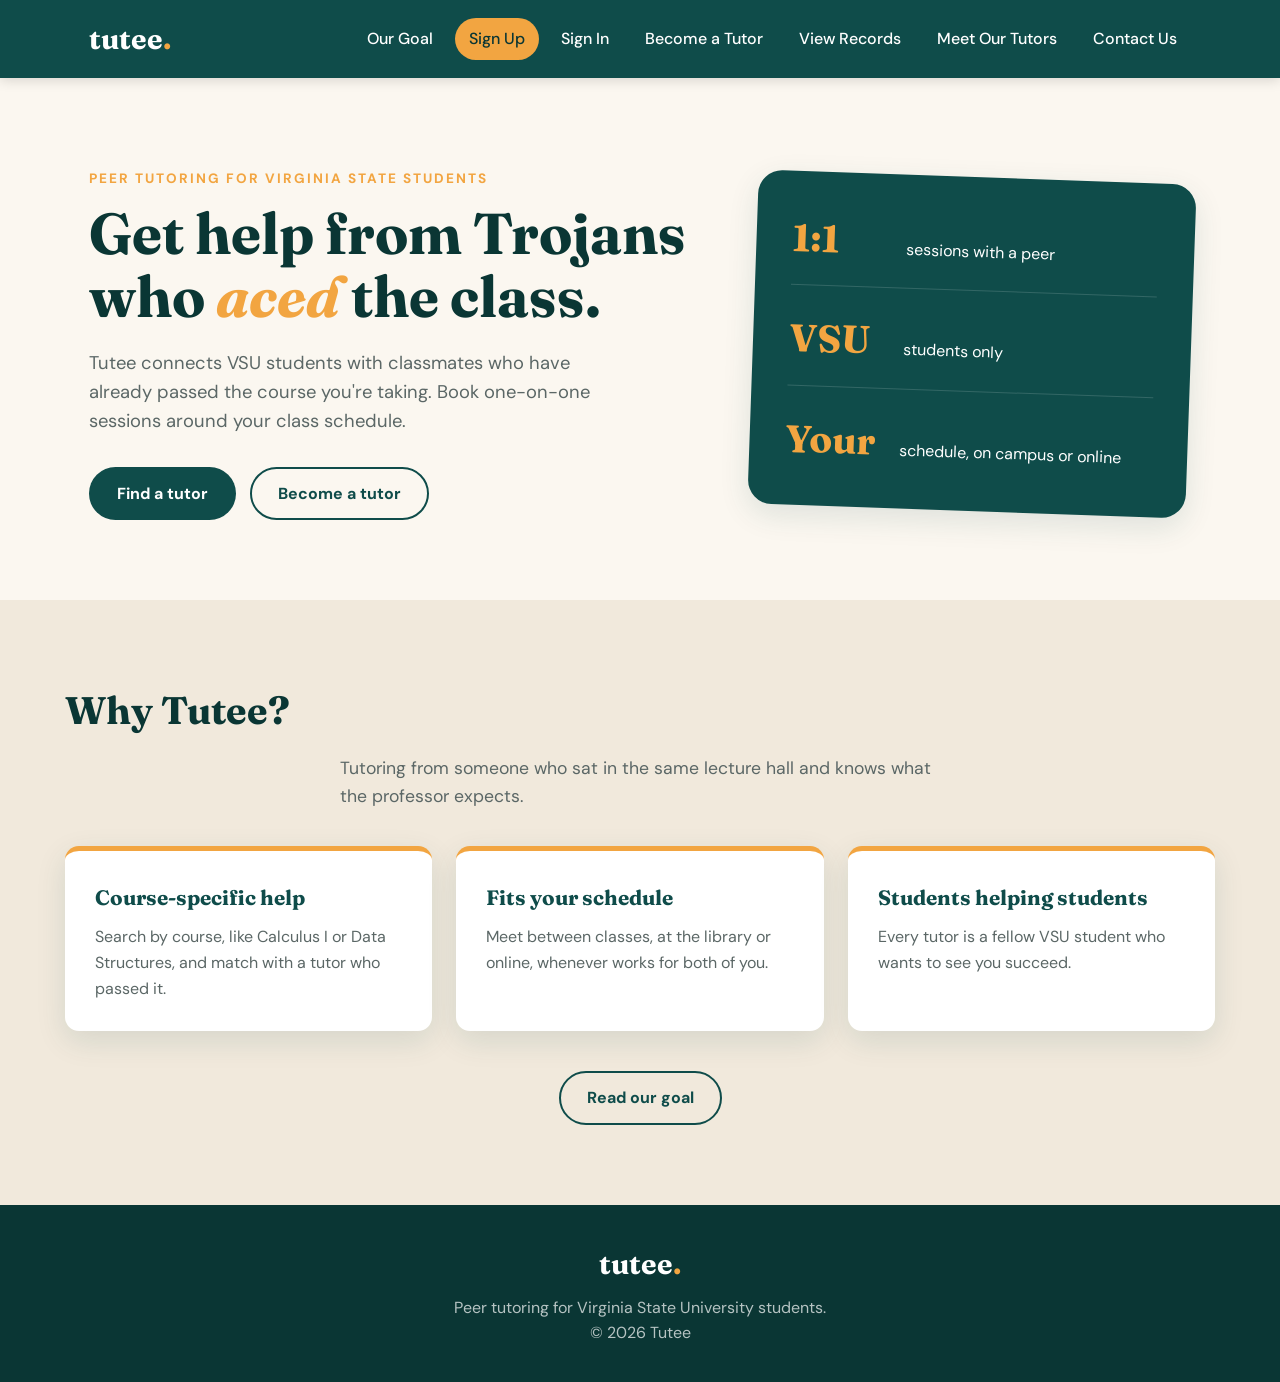
<file: index.html>
<!DOCTYPE html>
<html lang="en">
<head>
  <meta charset="UTF-8">
  <meta name="viewport" content="width=device-width, initial-scale=1.0">
  <title>Tutee | Peer Tutoring for VSU Students</title>
  <link rel="preconnect" href="https://fonts.googleapis.com">
  <link rel="preconnect" href="https://fonts.gstatic.com" crossorigin>
  <link href="https://fonts.googleapis.com/css2?family=Fraunces:wght@600;700&family=DM+Sans:wght@400;500;700&display=swap" rel="stylesheet">
  <link rel="stylesheet" href="style.css">
</head>
<body>

  <header class="site-header">
    <nav class="navbar">
      <a href="index.html" class="logo">tutee<span>.</span></a>
      <input type="checkbox" id="menu-toggle" class="menu-toggle">
      <label for="menu-toggle" class="menu-icon" aria-label="Open menu">
        <span></span><span></span><span></span>
      </label>
      <ul class="nav-links">
        <li><a href="our-goal.html">Our Goal</a></li>
        <li><a href="sign-up.html" class="nav-cta">Sign Up</a></li>
        <li><a href="sign-in.html">Sign In</a></li>
        <li><a href="become-a-tutor.html">Become a Tutor</a></li>
        <li><a href="../view_records.php">View Records</a></li>
        <li><a href="tutors.php">Meet Our Tutors</a></li>
        <li><a href="contact-us.html">Contact Us</a></li>
      </ul>
    </nav>
  </header>

  <main>
    <section class="hero">
      <div class="hero-text">
        <p class="eyebrow">Peer tutoring for Virginia State students</p>
        <h1>Get help from Trojans who <em>aced</em> the class.</h1>
        <p class="lead">Tutee connects VSU students with classmates who have already passed the course you're taking. Book one-on-one sessions around your class schedule.</p>
        <div class="hero-buttons">
          <a href="sign-up.html" class="btn btn-primary">Find a tutor</a>
          <a href="become-a-tutor.html" class="btn btn-outline">Become a tutor</a>
        </div>
      </div>
      <div class="hero-card">
        <div class="stat"><strong>1:1</strong><span>sessions with a peer</span></div>
        <div class="stat"><strong>VSU</strong><span>students only</span></div>
        <div class="stat"><strong>Your</strong><span>schedule, on campus or online</span></div>
      </div>
    </section>

    <section class="section section-alt">
      <h2>Why Tutee?</h2>
      <p class="section-intro">Tutoring from someone who sat in the same lecture hall and knows what the professor expects.</p>
      <div class="cards">
        <article class="card">
          <h3>Course-specific help</h3>
          <p>Search by course, like Calculus I or Data Structures, and match with a tutor who passed it.</p>
        </article>
        <article class="card">
          <h3>Fits your schedule</h3>
          <p>Meet between classes, at the library or online, whenever works for both of you.</p>
        </article>
        <article class="card">
          <h3>Students helping students</h3>
          <p>Every tutor is a fellow VSU student who wants to see you succeed.</p>
        </article>
      </div>
      <div class="center">
        <a href="our-goal.html" class="btn btn-outline">Read our goal</a>
      </div>
    </section>
  </main>

  <footer class="site-footer">
    <a href="index.html" class="logo">tutee<span>.</span></a>
    <p>Peer tutoring for Virginia State University students.</p>
    <p>&copy; 2026 Tutee</p>
  </footer>

</body>
</html>
</file>
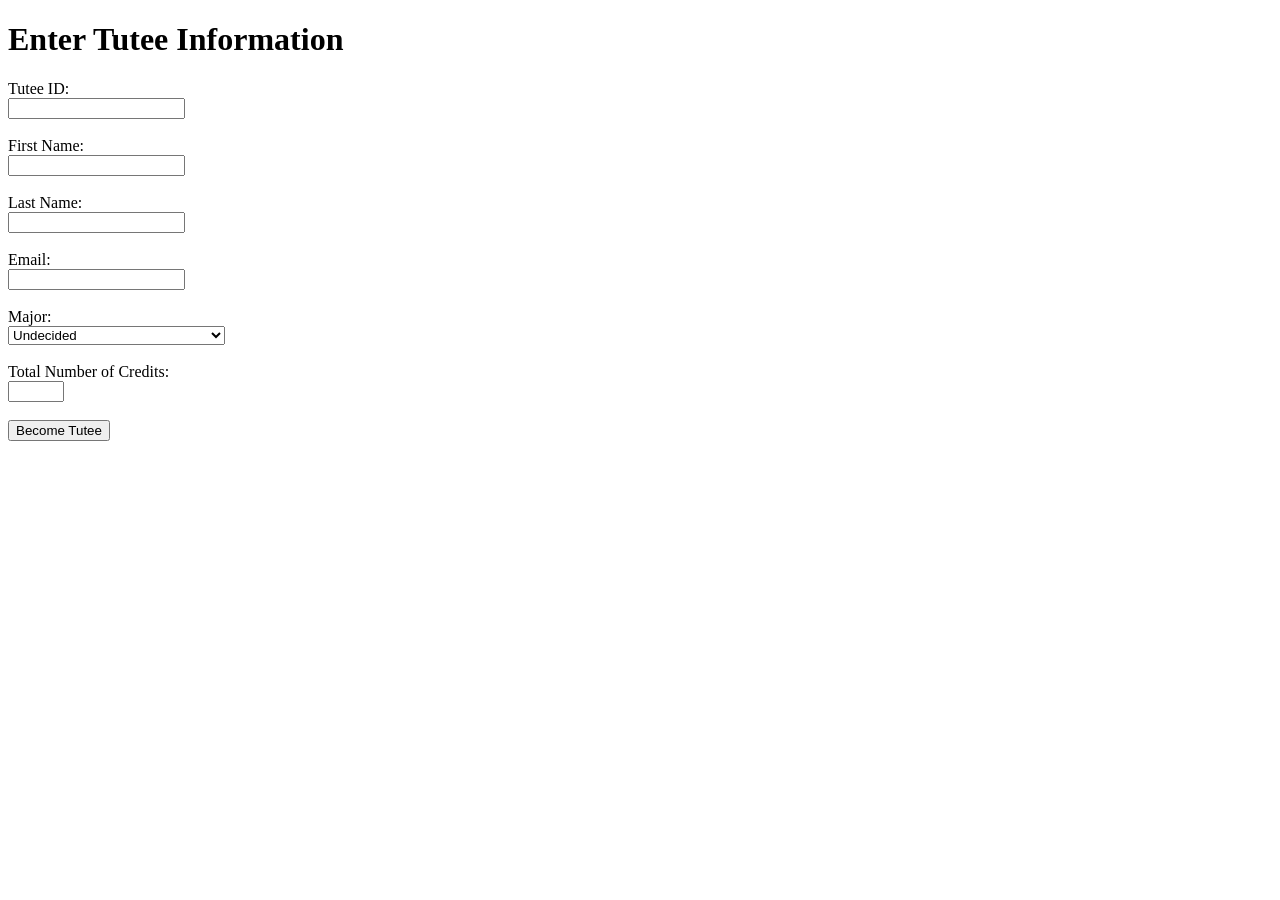
<file: add_tutee.html>
<!DOCTYPE html>
<html lang="en">
<head>
    <meta charset="UTF-8">
    <meta name="viewport" content="width=device-width, initial-scale=1.0">
    <title>Register as Tutee</title>
</head>
<body>
    <h1>Enter Tutee Information</h1>

    <form action="add_tutee.php" method="POST">
        <label>Tutee ID: </label><br>
        <input type="text" name="teId" required minlength="6" maxlength="6"><br><br>

        <label>First Name: </label><br>
        <input type="text" name="teFname" required minlength="1" maxlength="100"><br><br>

        <label>Last Name: </label><br>
        <input type="text" name="teLname" required minlength="1" maxlength="100"><br><br>

        <label>Email: </label><br>
        <input type="email" name="teEmail" required minlength="10" maxlength="100"><br><br>

        <label>Major: </label><br>
        <select name="teMajor" required>
            <option value="Undecided">Undecided</option>
            <option value="Agriculture">Agriculture</option>
            <option value="Mass Commmunications">Mass Commmunications</option>
            <option value="Computer Science">Computer Science</option>
            <option value="Elementary Education">Elementary Education</option>
            <option value="Special Education">Special Education</option>
            <option value="Innovative Technology Education">Innovative Technology Education</option>
            <option value="Health and Physical Education">Health and Physical Education</option>
            <option value="Computer Engineering">Computer Engineering</option>
            <option value="Mechanical Engineering">Mechanical Engineering</option>
            <option value="Family and Consumer Sciences">Family and Consumer Sciences</option>
            <option value="English">English</option>
            <option value="Interdisciplinary Studies">Interdisciplinary Studies</option>
            <option value="Biology">Biology</option>
            <option value="Mathematics">Mathematics</option>
            <option value="Chemistry">Chemistry</option>
            <option value="Psychology">Psychology</option>
            <option value="Criminal Justice">Criminal Justice</option>
            <option value="Social Work" >Social Work</option>
        </select><br><br>

        <label>Total Number of Credits:</label><br>
        <input type="number" name="teCredits" required min="0" max="999"> <br><br>

        <input type="submit" value="Become Tutee">


    </form>
    
</body>
</html>
</file>
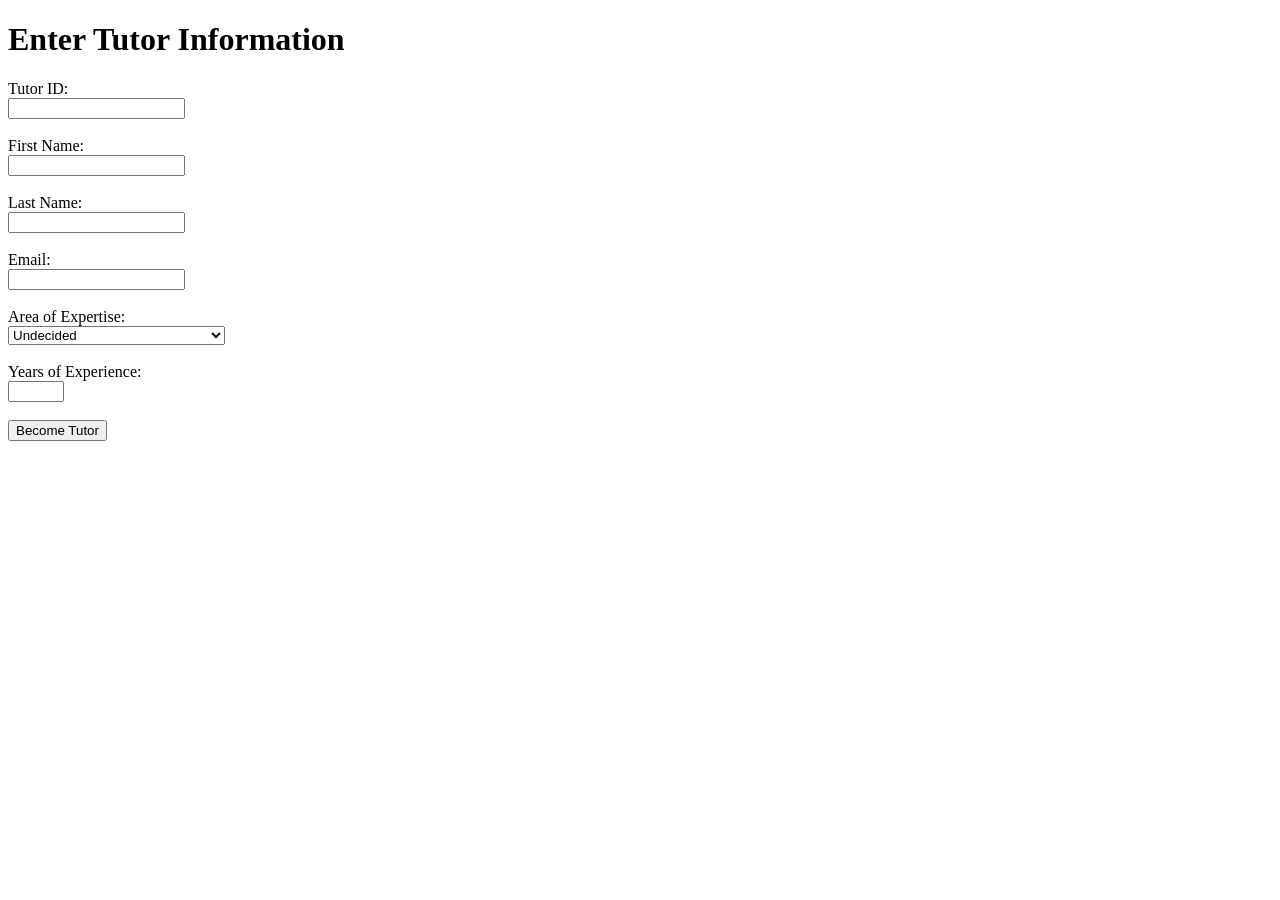
<file: add_tutor.html>
<!DOCTYPE html>
<html lang="en">
<head>
    <meta charset="UTF-8">
    <meta name="viewport" content="width=device-width, initial-scale=1.0">
    <title>Register as Tutor</title>
</head>
<body>
    <h1>Enter Tutor Information</h1>

    <form action="add_tutor.php" method="POST">
        <label>Tutor ID: </label><br>
        <input type="text" name="trId" required minlength="6" maxlength="6"><br><br>

        <label>First Name: </label><br>
        <input type="text" name="trFname" required minlength="1" maxlength="100"><br><br>

        <label>Last Name: </label><br>
        <input type="text" name="trLname" required minlength="1" maxlength="100"><br><br>

        <label>Email: </label><br>
        <input type="email" name="trEmail" required minlength="10" maxlength="100"><br><br>

        <label>Area of Expertise: </label><br>
        <select name="trExpert" required>
            <option value="Undecided">Undecided</option>
            <option value="Agriculture">Agriculture</option>
            <option value="Mass Commmunications">Mass Commmunications</option>
            <option value="Computer Science">Computer Science</option>
            <option value="Elementary Education">Elementary Education</option>
            <option value="Special Education">Special Education</option>
            <option value="Innovative Technology Education">Innovative Technology Education</option>
            <option value="Health and Physical Education">Health and Physical Education</option>
            <option value="Computer Engineering">Computer Engineering</option>
            <option value="Mechanical Engineering">Mechanical Engineering</option>
            <option value="Family and Consumer Sciences">Family and Consumer Sciences</option>
            <option value="English">English</option>
            <option value="Interdisciplinary Studies">Interdisciplinary Studies</option>
            <option value="Biology">Biology</option>
            <option value="Mathematics">Mathematics</option>
            <option value="Chemistry">Chemistry</option>
            <option value="Psychology">Psychology</option>
            <option value="Criminal Justice">Criminal Justice</option>
            <option value="Social Work" >Social Work</option>
        </select><br><br>

        <label>Years of Experience: </label><br>
        <input type="number" name="trYears" required min="1" max="999"><br><br>

        <input type="submit" value="Become Tutor">


    </form>
    
</body>
</html>
</file>
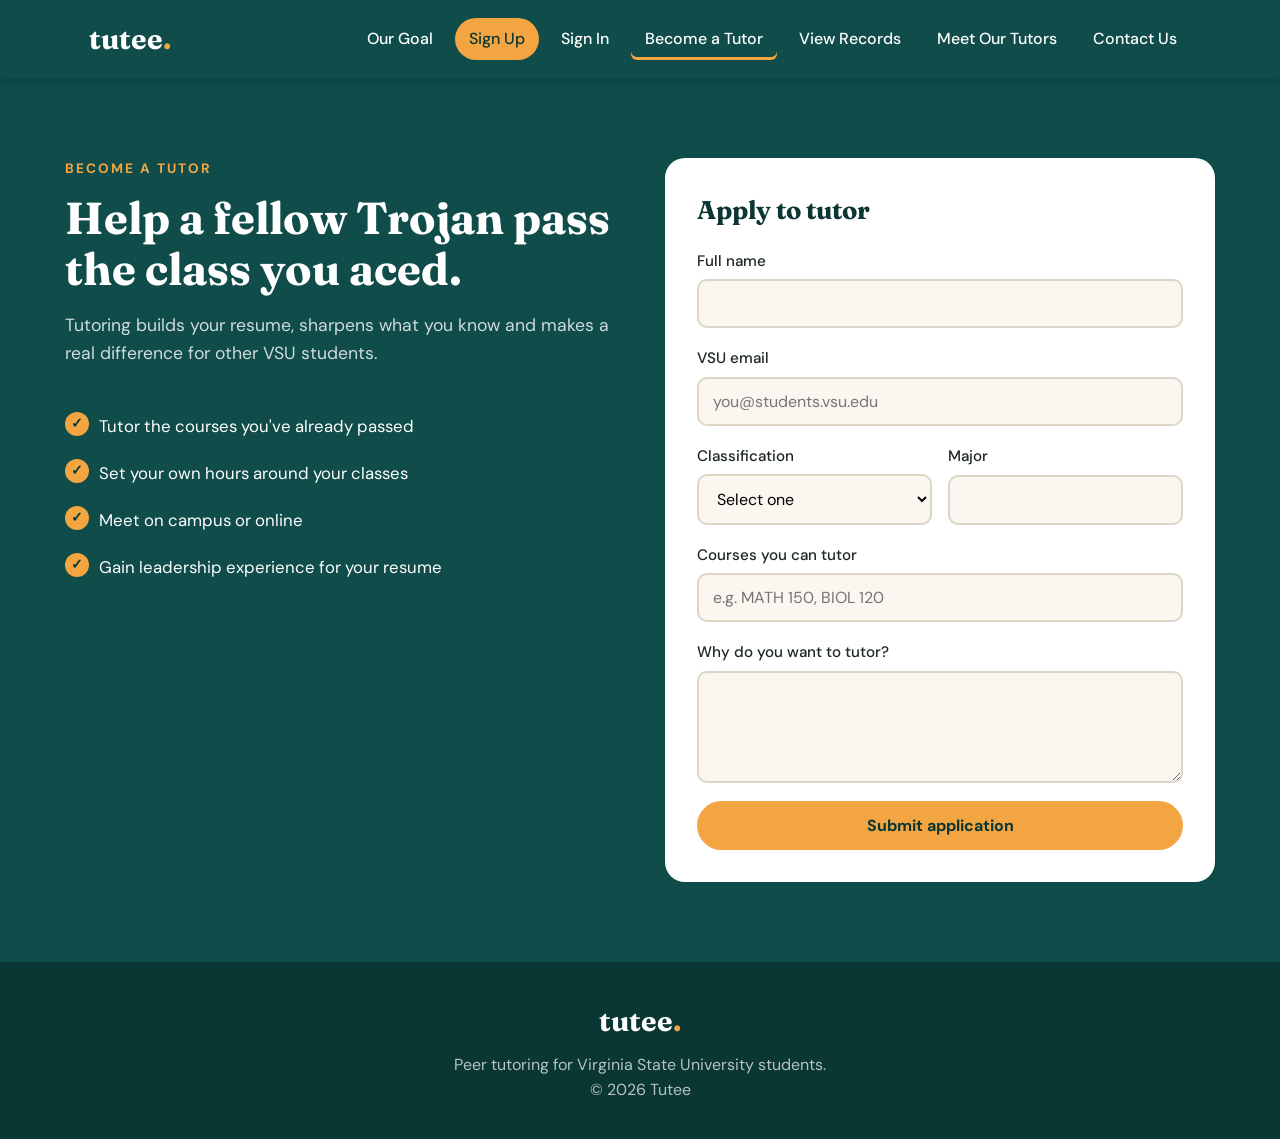
<file: become-a-tutor.html>
<!DOCTYPE html>
<html lang="en">
<head>
  <meta charset="UTF-8">
  <meta name="viewport" content="width=device-width, initial-scale=1.0">
  <title>Become a Tutor | Tutee</title>
  <link rel="preconnect" href="https://fonts.googleapis.com">
  <link rel="preconnect" href="https://fonts.gstatic.com" crossorigin>
  <link href="https://fonts.googleapis.com/css2?family=Fraunces:wght@600;700&family=DM+Sans:wght@400;500;700&display=swap" rel="stylesheet">
  <link rel="stylesheet" href="style.css">
</head>
<body>

  <header class="site-header">
    <nav class="navbar">
      <a href="index.html" class="logo">tutee<span>.</span></a>
      <input type="checkbox" id="menu-toggle" class="menu-toggle">
      <label for="menu-toggle" class="menu-icon" aria-label="Open menu">
        <span></span><span></span><span></span>
      </label>
      <ul class="nav-links">
        <li><a href="our-goal.html">Our Goal</a></li>
        <li><a href="sign-up.html" class="nav-cta">Sign Up</a></li>
        <li><a href="sign-in.html">Sign In</a></li>
        <li><a href="become-a-tutor.html" class="active">Become a Tutor</a></li>
        <li><a href="../view_records.php">View Records</a></li>
        <li><a href="tutors.php">Meet Our Tutors</a></li>
        <li><a href="contact-us.html">Contact Us</a></li>
      </ul>
    </nav>
  </header>

  <main class="section section-dark full-page">
    <div class="split">
      <div>
        <p class="eyebrow">Become a Tutor</p>
        <h1>Help a fellow Trojan pass the class you aced.</h1>
        <p class="section-intro">Tutoring builds your resume, sharpens what you know and makes a real difference for other VSU students.</p>
        <ul class="checklist">
          <li>Tutor the courses you've already passed</li>
          <li>Set your own hours around your classes</li>
          <li>Meet on campus or online</li>
          <li>Gain leadership experience for your resume</li>
        </ul>
      </div>
      <form class="form form-card">
        <h2 class="form-title">Apply to tutor</h2>
        <div class="field">
          <label for="name">Full name</label>
          <input type="text" id="name" name="name" required>
        </div>
        <div class="field">
          <label for="email">VSU email</label>
          <input type="email" id="email" name="email" placeholder="you@students.vsu.edu" required>
        </div>
        <div class="form-row">
          <div class="field">
            <label for="year">Classification</label>
            <select id="year" name="classification" required>
              <option value="">Select one</option>
              <option>Sophomore</option>
              <option>Junior</option>
              <option>Senior</option>
              <option>Graduate</option>
            </select>
          </div>
          <div class="field">
            <label for="major">Major</label>
            <input type="text" id="major" name="major">
          </div>
        </div>
        <div class="field">
          <label for="courses">Courses you can tutor</label>
          <input type="text" id="courses" name="courses" placeholder="e.g. MATH 150, BIOL 120" required>
        </div>
        <div class="field">
          <label for="about">Why do you want to tutor?</label>
          <textarea id="about" name="about" rows="4"></textarea>
        </div>
        <button type="submit" class="btn btn-accent btn-full">Submit application</button>
      </form>
    </div>
  </main>

  <footer class="site-footer">
    <a href="index.html" class="logo">tutee<span>.</span></a>
    <p>Peer tutoring for Virginia State University students.</p>
    <p>&copy; 2026 Tutee</p>
  </footer>

</body>
</html>
</file>
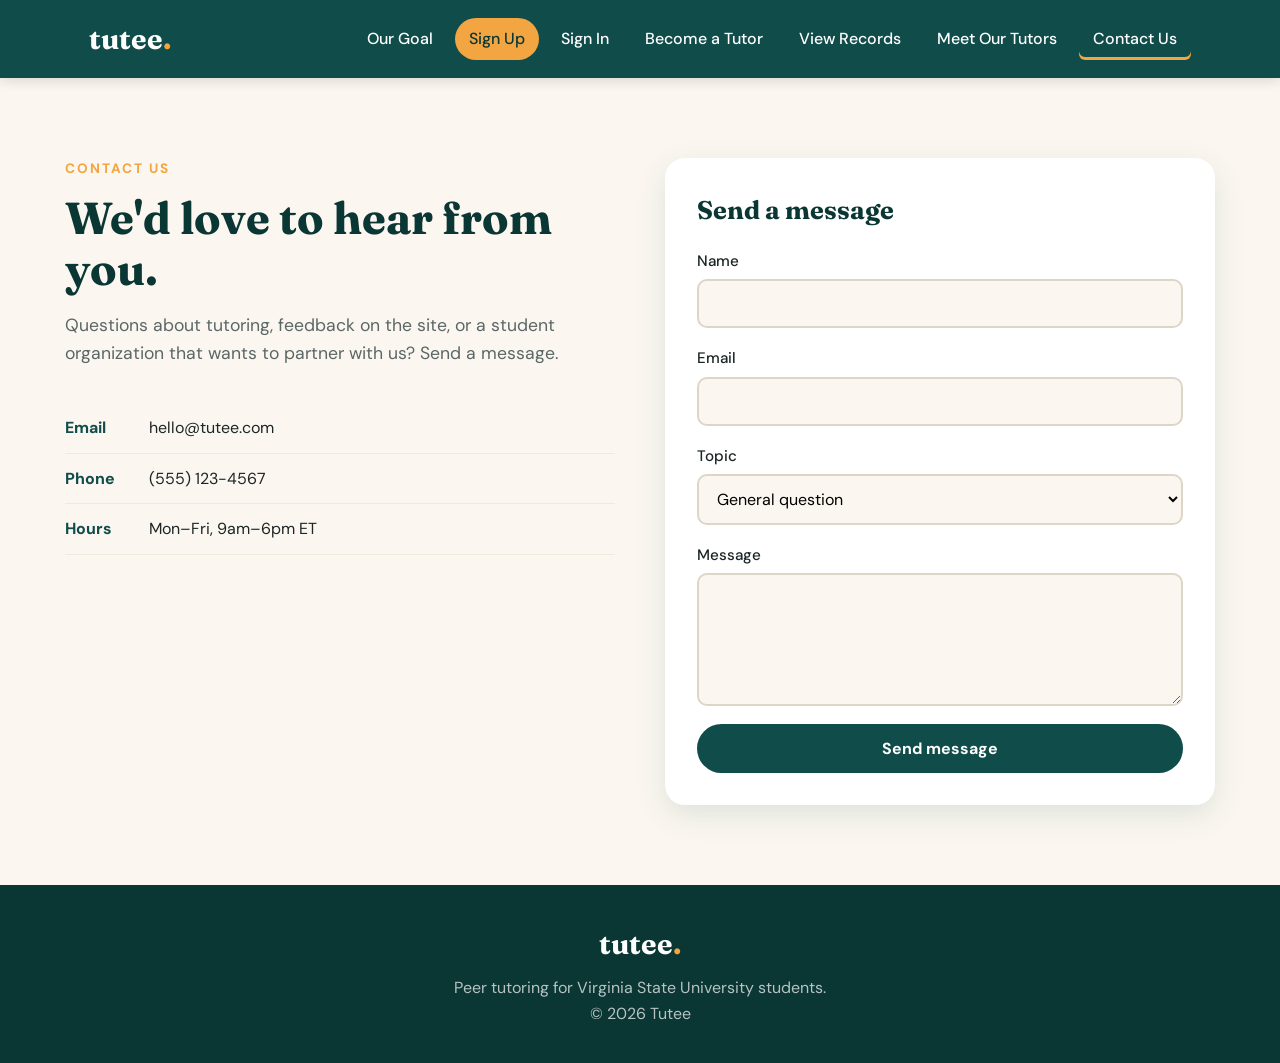
<file: contact-us.html>
<!DOCTYPE html>
<html lang="en">
<head>
  <meta charset="UTF-8">
  <meta name="viewport" content="width=device-width, initial-scale=1.0">
  <title>Contact Us | Tutee</title>
  <link rel="preconnect" href="https://fonts.googleapis.com">
  <link rel="preconnect" href="https://fonts.gstatic.com" crossorigin>
  <link href="https://fonts.googleapis.com/css2?family=Fraunces:wght@600;700&family=DM+Sans:wght@400;500;700&display=swap" rel="stylesheet">
  <link rel="stylesheet" href="style.css">
</head>
<body>

  <header class="site-header">
    <nav class="navbar">
      <a href="index.html" class="logo">tutee<span>.</span></a>
      <input type="checkbox" id="menu-toggle" class="menu-toggle">
      <label for="menu-toggle" class="menu-icon" aria-label="Open menu">
        <span></span><span></span><span></span>
      </label>
      <ul class="nav-links">
        <li><a href="our-goal.html">Our Goal</a></li>
        <li><a href="sign-up.html" class="nav-cta">Sign Up</a></li>
        <li><a href="sign-in.html">Sign In</a></li>
        <li><a href="become-a-tutor.html">Become a Tutor</a></li>
        <li><a href="../view_records.php">View Records</a></li>
        <li><a href="tutors.php">Meet Our Tutors</a></li>
        <li><a href="contact-us.html" class="active">Contact Us</a></li>
      </ul>
    </nav>
  </header>

  <main class="section full-page">
    <div class="split">
      <div>
        <p class="eyebrow">Contact Us</p>
        <h1>We'd love to hear from you.</h1>
        <p class="section-intro">Questions about tutoring, feedback on the site, or a student organization that wants to partner with us? Send a message.</p>
        <ul class="contact-info">
          <li><strong>Email</strong> hello@tutee.com</li>
          <li><strong>Phone</strong> (555) 123-4567</li>
          <li><strong>Hours</strong> Mon–Fri, 9am–6pm ET</li>
        </ul>
      </div>
      <form class="form form-card">
        <h2 class="form-title">Send a message</h2>
        <div class="field">
          <label for="name">Name</label>
          <input type="text" id="name" name="name" required>
        </div>
        <div class="field">
          <label for="email">Email</label>
          <input type="email" id="email" name="email" required>
        </div>
        <div class="field">
          <label for="topic">Topic</label>
          <select id="topic" name="topic">
            <option>General question</option>
            <option>Help with my account</option>
            <option>Tutor application</option>
            <option>Feedback</option>
          </select>
        </div>
        <div class="field">
          <label for="message">Message</label>
          <textarea id="message" name="message" rows="5" required></textarea>
        </div>
        <button type="submit" class="btn btn-primary btn-full">Send message</button>
      </form>
    </div>
  </main>

  <footer class="site-footer">
    <a href="index.html" class="logo">tutee<span>.</span></a>
    <p>Peer tutoring for Virginia State University students.</p>
    <p>&copy; 2026 Tutee</p>
  </footer>

</body>
</html>
</file>
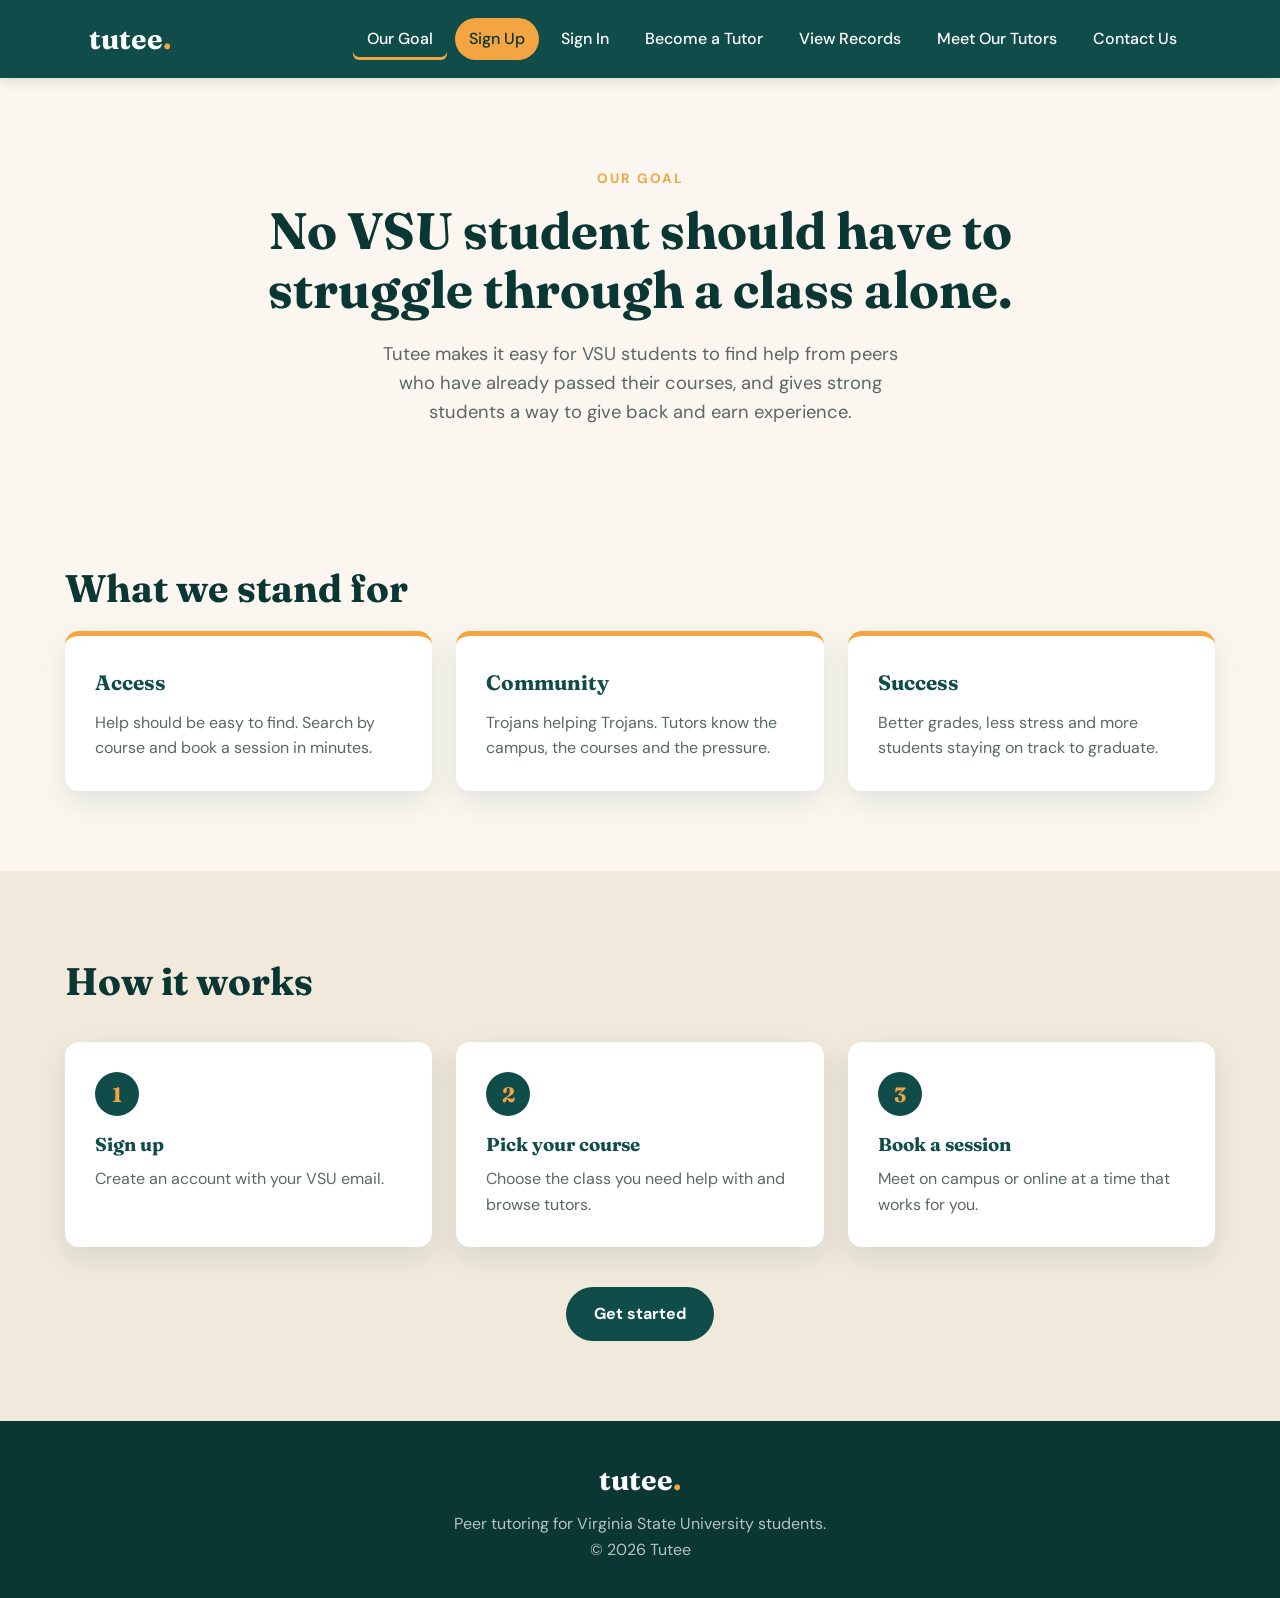
<file: our-goal.html>
<!DOCTYPE html>
<html lang="en">
<head>
  <meta charset="UTF-8">
  <meta name="viewport" content="width=device-width, initial-scale=1.0">
  <title>Our Goal | Tutee</title>
  <link rel="preconnect" href="https://fonts.googleapis.com">
  <link rel="preconnect" href="https://fonts.gstatic.com" crossorigin>
  <link href="https://fonts.googleapis.com/css2?family=Fraunces:wght@600;700&family=DM+Sans:wght@400;500;700&display=swap" rel="stylesheet">
  <link rel="stylesheet" href="style.css">
</head>
<body>

  <header class="site-header">
    <nav class="navbar">
      <a href="index.html" class="logo">tutee<span>.</span></a>
      <input type="checkbox" id="menu-toggle" class="menu-toggle">
      <label for="menu-toggle" class="menu-icon" aria-label="Open menu">
        <span></span><span></span><span></span>
      </label>
      <ul class="nav-links">
        <li><a href="our-goal.html" class="active">Our Goal</a></li>
        <li><a href="sign-up.html" class="nav-cta">Sign Up</a></li>
        <li><a href="sign-in.html">Sign In</a></li>
        <li><a href="become-a-tutor.html">Become a Tutor</a></li>
        <li><a href="../view_records.php">View Records</a></li>
        <li><a href="tutors.php">Meet Our Tutors</a></li>
        <li><a href="contact-us.html">Contact Us</a></li>
      </ul>
    </nav>
  </header>

  <main>
    <section class="page-hero">
      <p class="eyebrow">Our Goal</p>
      <h1>No VSU student should have to struggle through a class alone.</h1>
      <p class="lead">Tutee makes it easy for VSU students to find help from peers who have already passed their courses, and gives strong students a way to give back and earn experience.</p>
    </section>

    <section class="section">
      <h2>What we stand for</h2>
      <div class="cards">
        <article class="card">
          <h3>Access</h3>
          <p>Help should be easy to find. Search by course and book a session in minutes.</p>
        </article>
        <article class="card">
          <h3>Community</h3>
          <p>Trojans helping Trojans. Tutors know the campus, the courses and the pressure.</p>
        </article>
        <article class="card">
          <h3>Success</h3>
          <p>Better grades, less stress and more students staying on track to graduate.</p>
        </article>
      </div>
    </section>

    <section class="section section-alt">
      <h2>How it works</h2>
      <ol class="steps">
        <li>
          <span class="step-num">1</span>
          <h3>Sign up</h3>
          <p>Create an account with your VSU email.</p>
        </li>
        <li>
          <span class="step-num">2</span>
          <h3>Pick your course</h3>
          <p>Choose the class you need help with and browse tutors.</p>
        </li>
        <li>
          <span class="step-num">3</span>
          <h3>Book a session</h3>
          <p>Meet on campus or online at a time that works for you.</p>
        </li>
      </ol>
      <div class="center">
        <a href="sign-up.html" class="btn btn-primary">Get started</a>
      </div>
    </section>
  </main>

  <footer class="site-footer">
    <a href="index.html" class="logo">tutee<span>.</span></a>
    <p>Peer tutoring for Virginia State University students.</p>
    <p>&copy; 2026 Tutee</p>
  </footer>

</body>
</html>
</file>
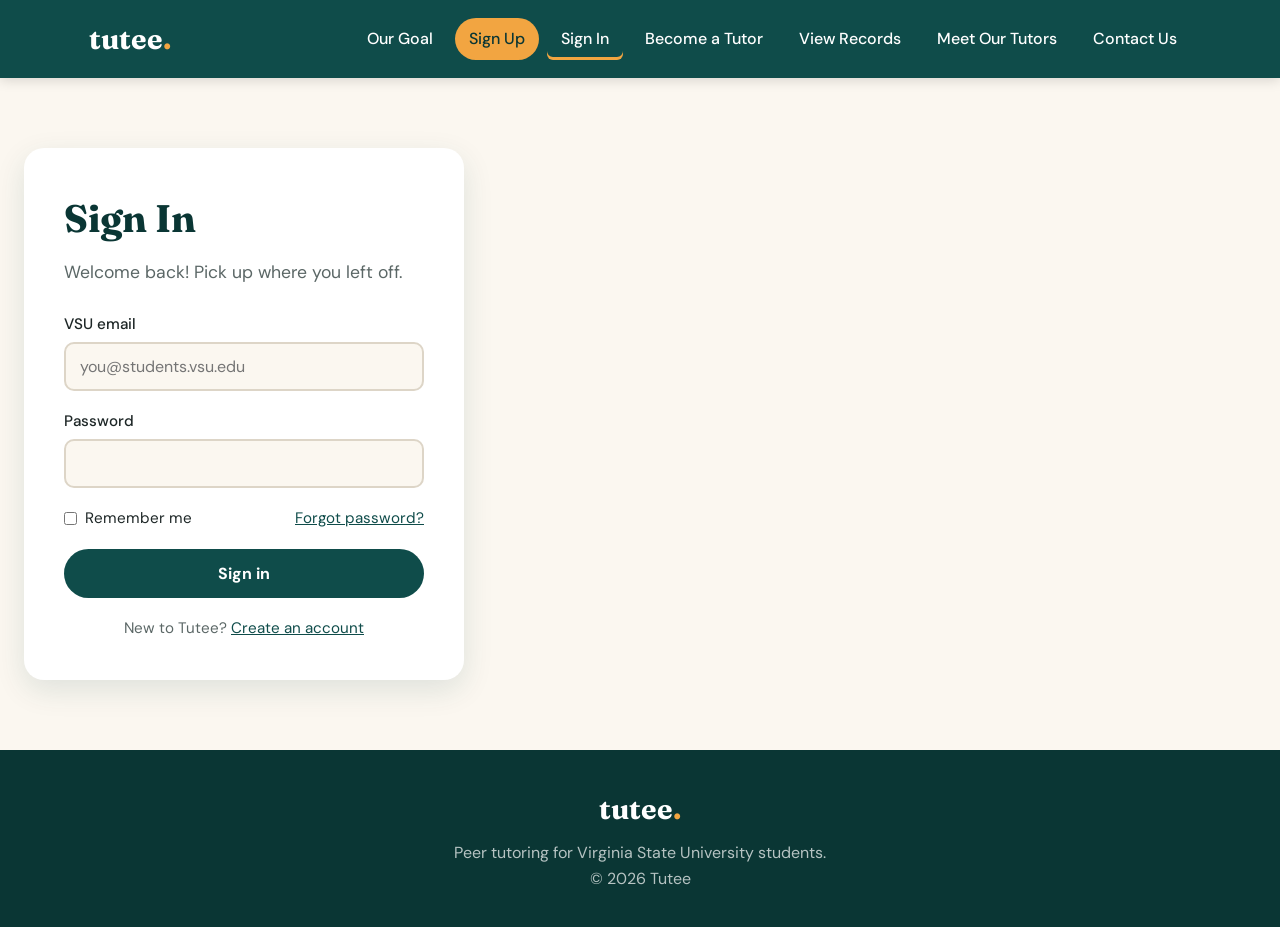
<file: sign-in.html>
<!DOCTYPE html>
<html lang="en">
<head>
  <meta charset="UTF-8">
  <meta name="viewport" content="width=device-width, initial-scale=1.0">
  <title>Sign In | Tutee</title>
  <link rel="preconnect" href="https://fonts.googleapis.com">
  <link rel="preconnect" href="https://fonts.gstatic.com" crossorigin>
  <link href="https://fonts.googleapis.com/css2?family=Fraunces:wght@600;700&family=DM+Sans:wght@400;500;700&display=swap" rel="stylesheet">
  <link rel="stylesheet" href="style.css">
</head>
<body>

  <header class="site-header">
    <nav class="navbar">
      <a href="index.html" class="logo">tutee<span>.</span></a>
      <input type="checkbox" id="menu-toggle" class="menu-toggle">
      <label for="menu-toggle" class="menu-icon" aria-label="Open menu">
        <span></span><span></span><span></span>
      </label>
      <ul class="nav-links">
        <li><a href="our-goal.html">Our Goal</a></li>
        <li><a href="sign-up.html" class="nav-cta">Sign Up</a></li>
        <li><a href="sign-in.html" class="active">Sign In</a></li>
        <li><a href="become-a-tutor.html">Become a Tutor</a></li>
        <li><a href="../view_records.php">View Records</a></li>
        <li><a href="tutors.php">Meet Our Tutors</a></li>
        <li><a href="contact-us.html">Contact Us</a></li>
      </ul>
    </nav>
  </header>

  <main class="form-page">
    <div class="form-wrap form-small">
      <h1>Sign In</h1>
      <p class="section-intro">Welcome back! Pick up where you left off.</p>
      <form class="form">
        <div class="field">
          <label for="email">VSU email</label>
          <input type="email" id="email" name="email" placeholder="you@students.vsu.edu" required>
        </div>
        <div class="field">
          <label for="password">Password</label>
          <input type="password" id="password" name="password" required>
        </div>
        <div class="form-extra">
          <label class="checkbox"><input type="checkbox" name="remember"> Remember me</label>
          <a href="#">Forgot password?</a>
        </div>
        <button type="submit" class="btn btn-primary btn-full">Sign in</button>
        <p class="form-note">New to Tutee? <a href="sign-up.html">Create an account</a></p>
      </form>
    </div>
  </main>

  <footer class="site-footer">
    <a href="index.html" class="logo">tutee<span>.</span></a>
    <p>Peer tutoring for Virginia State University students.</p>
    <p>&copy; 2026 Tutee</p>
  </footer>

</body>
</html>
</file>
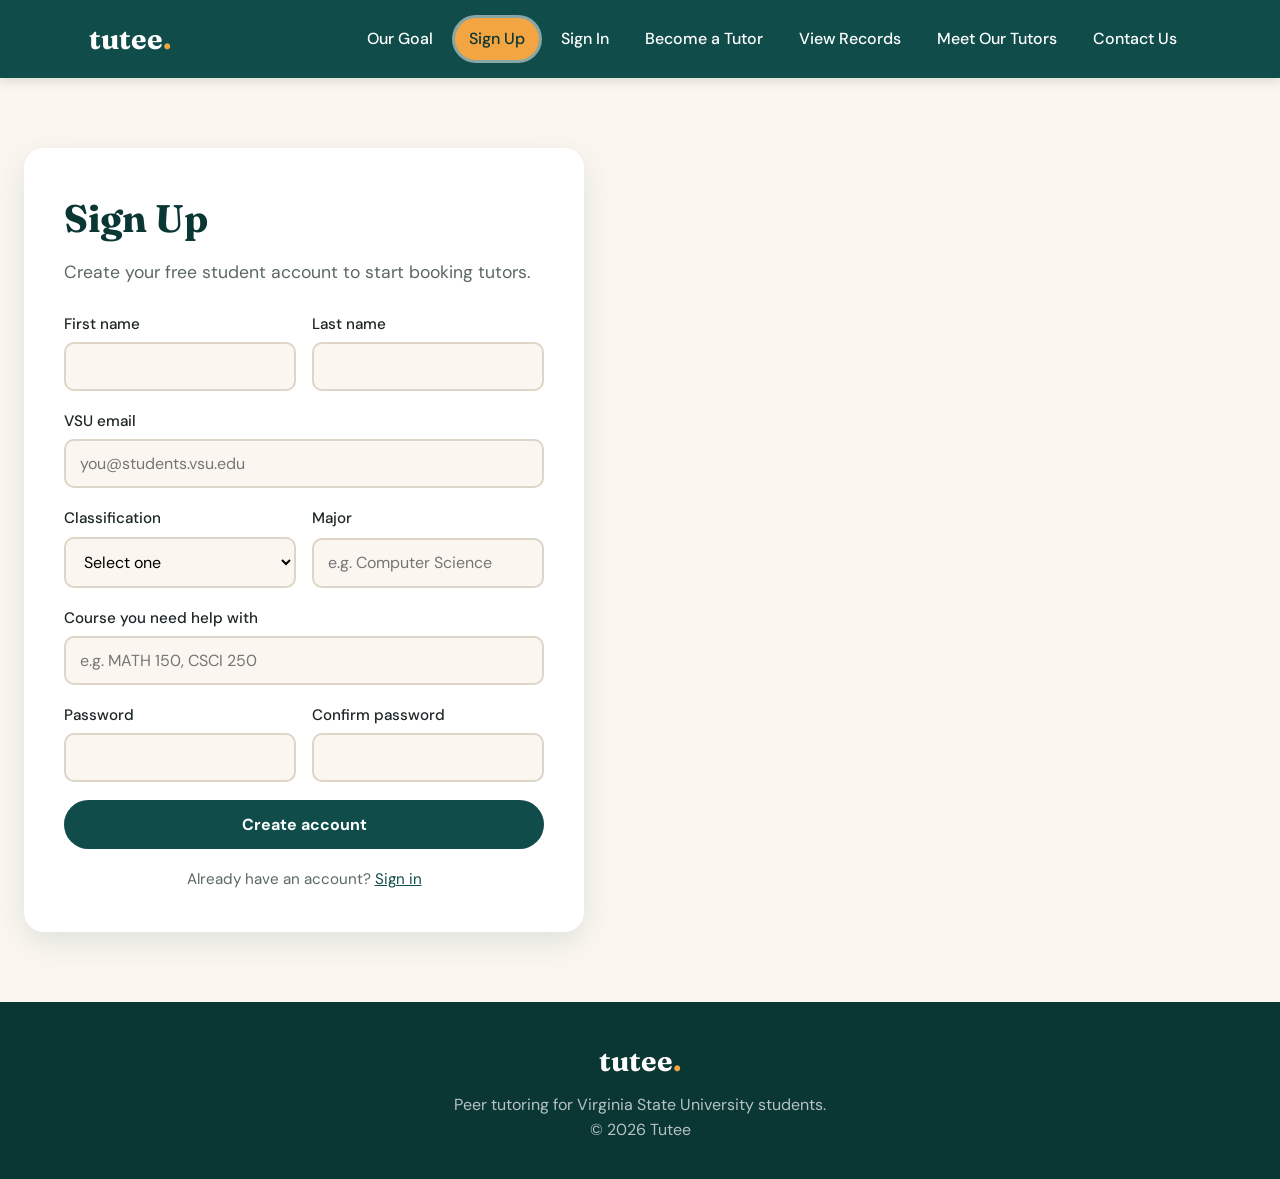
<file: sign-up.html>
<!DOCTYPE html>
<html lang="en">
<head>
  <meta charset="UTF-8">
  <meta name="viewport" content="width=device-width, initial-scale=1.0">
  <title>Sign Up | Tutee</title>
  <link rel="preconnect" href="https://fonts.googleapis.com">
  <link rel="preconnect" href="https://fonts.gstatic.com" crossorigin>
  <link href="https://fonts.googleapis.com/css2?family=Fraunces:wght@600;700&family=DM+Sans:wght@400;500;700&display=swap" rel="stylesheet">
  <link rel="stylesheet" href="style.css">
</head>
<body>

  <header class="site-header">
    <nav class="navbar">
      <a href="index.html" class="logo">tutee<span>.</span></a>
      <input type="checkbox" id="menu-toggle" class="menu-toggle">
      <label for="menu-toggle" class="menu-icon" aria-label="Open menu">
        <span></span><span></span><span></span>
      </label>
      <ul class="nav-links">
        <li><a href="our-goal.html">Our Goal</a></li>
        <li><a href="sign-up.html" class="nav-cta active">Sign Up</a></li>
        <li><a href="sign-in.html">Sign In</a></li>
        <li><a href="become-a-tutor.html">Become a Tutor</a></li>
        <li><a href="../view_records.php">View Records</a></li>
        <li><a href="tutors.php">Meet Our Tutors</a></li>
        <li><a href="contact-us.html">Contact Us</a></li>
      </ul>
    </nav>
  </header>

  <main class="form-page">
    <div class="form-wrap">
      <h1>Sign Up</h1>
      <p class="section-intro">Create your free student account to start booking tutors.</p>
      <form class="form">
        <div class="form-row">
          <div class="field">
            <label for="first">First name</label>
            <input type="text" id="first" name="first-name" required>
          </div>
          <div class="field">
            <label for="last">Last name</label>
            <input type="text" id="last" name="last-name" required>
          </div>
        </div>
        <div class="field">
          <label for="email">VSU email</label>
          <input type="email" id="email" name="email" placeholder="you@students.vsu.edu" required>
        </div>
        <div class="form-row">
          <div class="field">
            <label for="year">Classification</label>
            <select id="year" name="classification" required>
              <option value="">Select one</option>
              <option>Freshman</option>
              <option>Sophomore</option>
              <option>Junior</option>
              <option>Senior</option>
              <option>Graduate</option>
            </select>
          </div>
          <div class="field">
            <label for="major">Major</label>
            <input type="text" id="major" name="major" placeholder="e.g. Computer Science">
          </div>
        </div>
        <div class="field">
          <label for="course">Course you need help with</label>
          <input type="text" id="course" name="course" placeholder="e.g. MATH 150, CSCI 250">
        </div>
        <div class="form-row">
          <div class="field">
            <label for="password">Password</label>
            <input type="password" id="password" name="password" minlength="8" required>
          </div>
          <div class="field">
            <label for="confirm">Confirm password</label>
            <input type="password" id="confirm" name="confirm-password" minlength="8" required>
          </div>
        </div>
        <button type="submit" class="btn btn-primary btn-full">Create account</button>
        <p class="form-note">Already have an account? <a href="sign-in.html">Sign in</a></p>
      </form>
    </div>
  </main>

  <footer class="site-footer">
    <a href="index.html" class="logo">tutee<span>.</span></a>
    <p>Peer tutoring for Virginia State University students.</p>
    <p>&copy; 2026 Tutee</p>
  </footer>

</body>
</html>
</file>
<file: style.css>
/* ===== Colors & base settings ===== */
:root {
  --teal: #0f4c4a;
  --teal-dark: #0a3634;
  --amber: #f2a541;
  --cream: #fbf7f0;
  --sand: #f1e9dc;
  --ink: #1d2626;
  --muted: #5b6766;
  --white: #ffffff;
  --radius: 14px;
  --shadow: 0 10px 30px rgba(15, 76, 74, 0.12);
}

* {
  margin: 0;
  padding: 0;
  box-sizing: border-box;
}

html {
  scroll-behavior: smooth;
  scroll-padding-top: 80px; /* keeps section titles from hiding under the sticky nav */
}

body {
  font-family: "DM Sans", Arial, sans-serif;
  background: var(--cream);
  color: var(--ink);
  line-height: 1.6;
}

h1, h2, h3, .logo {
  font-family: "Fraunces", Georgia, serif;
}

a {
  color: var(--teal);
}

/* ===== Navigation bar ===== */
.site-header {
  position: sticky;
  top: 0;
  z-index: 100;
  background: var(--teal);
  box-shadow: 0 2px 12px rgba(0, 0, 0, 0.15);
}

.navbar {
  max-width: 1150px;
  margin: 0 auto;
  padding: 16px 24px;
  display: flex;
  align-items: center;
  justify-content: space-between;
}

.logo {
  font-size: 1.8rem;
  font-weight: 700;
  color: var(--white);
  text-decoration: none;
}

.logo span {
  color: var(--amber);
}

.nav-links {
  list-style: none;
  display: flex;
  gap: 8px;
}

.nav-links a {
  display: block;
  padding: 8px 14px;
  border-radius: 999px;
  color: var(--white);
  text-decoration: none;
  font-weight: 500;
  transition: background 0.2s, color 0.2s;
}

.nav-links a:hover {
  background: rgba(255, 255, 255, 0.12);
}

/* Underline the page you're currently on */
.nav-links a.active {
  box-shadow: inset 0 -3px 0 var(--amber);
  border-radius: 6px;
}

/* Highlight "Sign Up" as the main action */
.nav-links a.nav-cta {
  background: var(--amber);
  color: var(--teal-dark);
  border-radius: 999px;
  box-shadow: none;
}

.nav-links a.nav-cta:hover {
  background: #f5b862;
}

.nav-links a.nav-cta.active {
  box-shadow: 0 0 0 3px rgba(255, 255, 255, 0.5);
}

/* Hamburger menu (hidden on desktop) */
.menu-toggle {
  display: none;
}

.menu-icon {
  display: none;
  flex-direction: column;
  gap: 5px;
  cursor: pointer;
  padding: 6px;
}

.menu-icon span {
  width: 26px;
  height: 3px;
  background: var(--white);
  border-radius: 2px;
}

/* ===== Buttons ===== */
.btn {
  display: inline-block;
  padding: 12px 26px;
  border-radius: 999px;
  font-family: inherit;
  font-size: 1rem;
  font-weight: 700;
  text-decoration: none;
  border: 2px solid transparent;
  cursor: pointer;
  transition: transform 0.15s, background 0.2s;
}

.btn:hover {
  transform: translateY(-2px);
}

.btn-primary {
  background: var(--teal);
  color: var(--white);
}

.btn-primary:hover {
  background: var(--teal-dark);
}

.btn-outline {
  border-color: var(--teal);
  color: var(--teal);
}

.btn-accent {
  background: var(--amber);
  color: var(--teal-dark);
}

.btn-full {
  width: 100%;
}

/* ===== Hero ===== */
.hero {
  max-width: 1150px;
  margin: 0 auto;
  padding: 90px 24px 80px;
  display: grid;
  grid-template-columns: 1.4fr 1fr;
  gap: 50px;
  align-items: center;
}

.eyebrow {
  text-transform: uppercase;
  letter-spacing: 2px;
  font-size: 0.85rem;
  font-weight: 700;
  color: var(--amber);
  margin-bottom: 12px;
}

.hero h1 {
  font-size: clamp(2.3rem, 5vw, 3.6rem);
  line-height: 1.1;
  color: var(--teal-dark);
  margin-bottom: 20px;
}

.hero h1 em {
  color: var(--amber);
}

.lead {
  font-size: 1.15rem;
  color: var(--muted);
  max-width: 520px;
  margin-bottom: 30px;
}

.hero-buttons {
  display: flex;
  gap: 14px;
  flex-wrap: wrap;
}

.hero-card {
  background: var(--teal);
  border-radius: 24px;
  padding: 36px;
  display: grid;
  gap: 22px;
  box-shadow: var(--shadow);
  transform: rotate(2deg);
}

.stat {
  display: flex;
  align-items: baseline;
  gap: 14px;
  color: var(--white);
  border-bottom: 1px solid rgba(255, 255, 255, 0.15);
  padding-bottom: 16px;
}

.stat:last-child {
  border-bottom: none;
  padding-bottom: 0;
}

.stat strong {
  font-family: "Fraunces", Georgia, serif;
  font-size: 2.4rem;
  color: var(--amber);
  min-width: 100px;
}

/* ===== Sections ===== */
.section {
  padding: 80px 24px;
}

.section > * {
  max-width: 1150px;
  margin-left: auto;
  margin-right: auto;
}

.section-alt {
  background: var(--sand);
}

.section-dark {
  background: var(--teal);
  color: var(--white);
}

.section h2 {
  font-size: 2.4rem;
  color: var(--teal-dark);
  margin-bottom: 12px;
}

.section-dark h2 {
  color: var(--white);
}

.section-intro {
  color: var(--muted);
  font-size: 1.1rem;
  max-width: 600px;
  margin-bottom: 36px;
}

.section-dark .section-intro {
  color: rgba(255, 255, 255, 0.8);
}

/* Our Goal cards */
.cards {
  display: grid;
  grid-template-columns: repeat(3, 1fr);
  gap: 24px;
}

.card {
  background: var(--white);
  padding: 30px;
  border-radius: var(--radius);
  box-shadow: var(--shadow);
  border-top: 5px solid var(--amber);
}

.card h3 {
  color: var(--teal);
  margin-bottom: 10px;
  font-size: 1.3rem;
}

.card p {
  color: var(--muted);
}

/* Two-column layout used by Become a Tutor and Contact Us */
.split {
  display: grid;
  grid-template-columns: 1fr 1fr;
  gap: 50px;
  align-items: start;
}

.checklist {
  list-style: none;
}

.checklist li {
  padding: 10px 0 10px 34px;
  position: relative;
  font-size: 1.05rem;
}

.checklist li::before {
  content: "✓";
  position: absolute;
  left: 0;
  top: 9px;
  width: 24px;
  height: 24px;
  border-radius: 50%;
  background: var(--amber);
  color: var(--teal-dark);
  font-weight: 700;
  font-size: 0.85rem;
  display: grid;
  place-items: center;
}

.contact-info {
  list-style: none;
}

.contact-info li {
  padding: 12px 0;
  border-bottom: 1px solid var(--sand);
}

.contact-info strong {
  display: inline-block;
  min-width: 80px;
  color: var(--teal);
}

/* ===== Forms ===== */
.form-wrap {
  max-width: 560px !important;
  background: var(--white);
  padding: 40px;
  border-radius: 20px;
  box-shadow: var(--shadow);
}

.form-small {
  max-width: 440px !important;
}

.form-card {
  background: var(--white);
  color: var(--ink);
  padding: 32px;
  border-radius: 20px;
  box-shadow: var(--shadow);
}

.form {
  display: grid;
  gap: 18px;
}

.form-row {
  display: grid;
  grid-template-columns: 1fr 1fr;
  gap: 16px;
}

.field {
  display: grid;
  gap: 6px;
}

.field label {
  font-weight: 500;
  font-size: 0.95rem;
}

.field input,
.field select,
.field textarea {
  width: 100%;
  padding: 12px 14px;
  font-family: inherit;
  font-size: 1rem;
  border: 2px solid #ddd5c7;
  border-radius: 10px;
  background: var(--cream);
  transition: border-color 0.2s;
}

.field input:focus,
.field select:focus,
.field textarea:focus {
  outline: none;
  border-color: var(--teal);
  background: var(--white);
}

.field textarea {
  resize: vertical;
}

.form-extra {
  display: flex;
  justify-content: space-between;
  align-items: center;
  font-size: 0.95rem;
}

.checkbox {
  display: flex;
  align-items: center;
  gap: 8px;
}

.form-note {
  text-align: center;
  font-size: 0.95rem;
  color: var(--muted);
}

/* ===== Layout for the separate pages ===== */
body {
  display: flex;
  flex-direction: column;
  min-height: 100vh;
}

main {
  flex: 1; /* keeps the footer at the bottom on short pages */
}

.center {
  text-align: center;
  margin-top: 40px;
}

/* Big intro at the top of the Our Goal page */
.page-hero {
  max-width: 850px;
  margin: 0 auto;
  padding: 90px 24px 50px;
  text-align: center;
}

.page-hero h1 {
  font-size: clamp(2.1rem, 4.5vw, 3.2rem);
  line-height: 1.15;
  color: var(--teal-dark);
  margin-bottom: 20px;
}

.page-hero .lead {
  margin: 0 auto;
}

/* "How it works" steps */
.steps {
  list-style: none;
  display: grid;
  grid-template-columns: repeat(3, 1fr);
  gap: 24px;
  margin-top: 30px;
}

.steps li {
  background: var(--white);
  padding: 30px;
  border-radius: var(--radius);
  box-shadow: var(--shadow);
}

.step-num {
  display: grid;
  place-items: center;
  width: 44px;
  height: 44px;
  border-radius: 50%;
  background: var(--teal);
  color: var(--amber);
  font-family: "Fraunces", Georgia, serif;
  font-size: 1.3rem;
  font-weight: 700;
  margin-bottom: 14px;
}

.steps h3 {
  color: var(--teal);
  margin-bottom: 6px;
}

.steps p {
  color: var(--muted);
}

/* Sign Up and Sign In pages: centered form card */
.form-page {
  padding: 70px 24px;
}

.form-wrap h1 {
  font-size: 2.4rem;
  color: var(--teal-dark);
  margin-bottom: 8px;
}

.form-wrap .section-intro {
  margin-bottom: 26px;
}

/* Become a Tutor and Contact Us pages */
.full-page {
  padding-top: 80px;
  padding-bottom: 80px;
}

.full-page h1 {
  font-size: clamp(2rem, 4vw, 2.8rem);
  line-height: 1.15;
  color: var(--teal-dark);
  margin-bottom: 16px;
}

.section-dark.full-page h1 {
  color: var(--white);
}

.form-title {
  font-size: 1.6rem !important;
  color: var(--teal-dark) !important;
  margin-bottom: 0 !important;
}

/* ===== Footer ===== */
.site-footer {
  background: var(--teal-dark);
  color: rgba(255, 255, 255, 0.7);
  text-align: center;
  padding: 36px 24px;
}

.site-footer .logo {
  display: inline-block;
  margin-bottom: 8px;
}

/* ===== Tablet & phone ===== */
@media (max-width: 900px) {
  .hero,
  .split {
    grid-template-columns: 1fr;
  }

  .hero-card {
    transform: none;
  }

  .cards,
  .steps {
    grid-template-columns: 1fr;
  }

  /* Show hamburger, hide links until it's tapped */
  .menu-icon {
    display: flex;
  }

  .navbar {
    flex-wrap: wrap;
  }

  .nav-links {
    display: none;
    width: 100%;
    flex-direction: column;
    padding-top: 14px;
  }

  .menu-toggle:checked ~ .nav-links {
    display: flex;
  }

  .nav-links a {
    border-radius: 10px;
    padding: 12px 14px;
  }

  .nav-links a.nav-cta {
    border-radius: 10px;
    margin-top: 4px;
  }
}

@media (max-width: 520px) {
  .form-row {
    grid-template-columns: 1fr;
  }

  .form-wrap,
  .form-card {
    padding: 26px;
  }

  .section h2 {
    font-size: 2rem;
  }
}


.tutor-photo {
    width: 120px;
    height: 120px;
    object-fit: cover;
    display: block;
    margin: 0 auto 15px;
    max-width: 100%;
}
</file>
